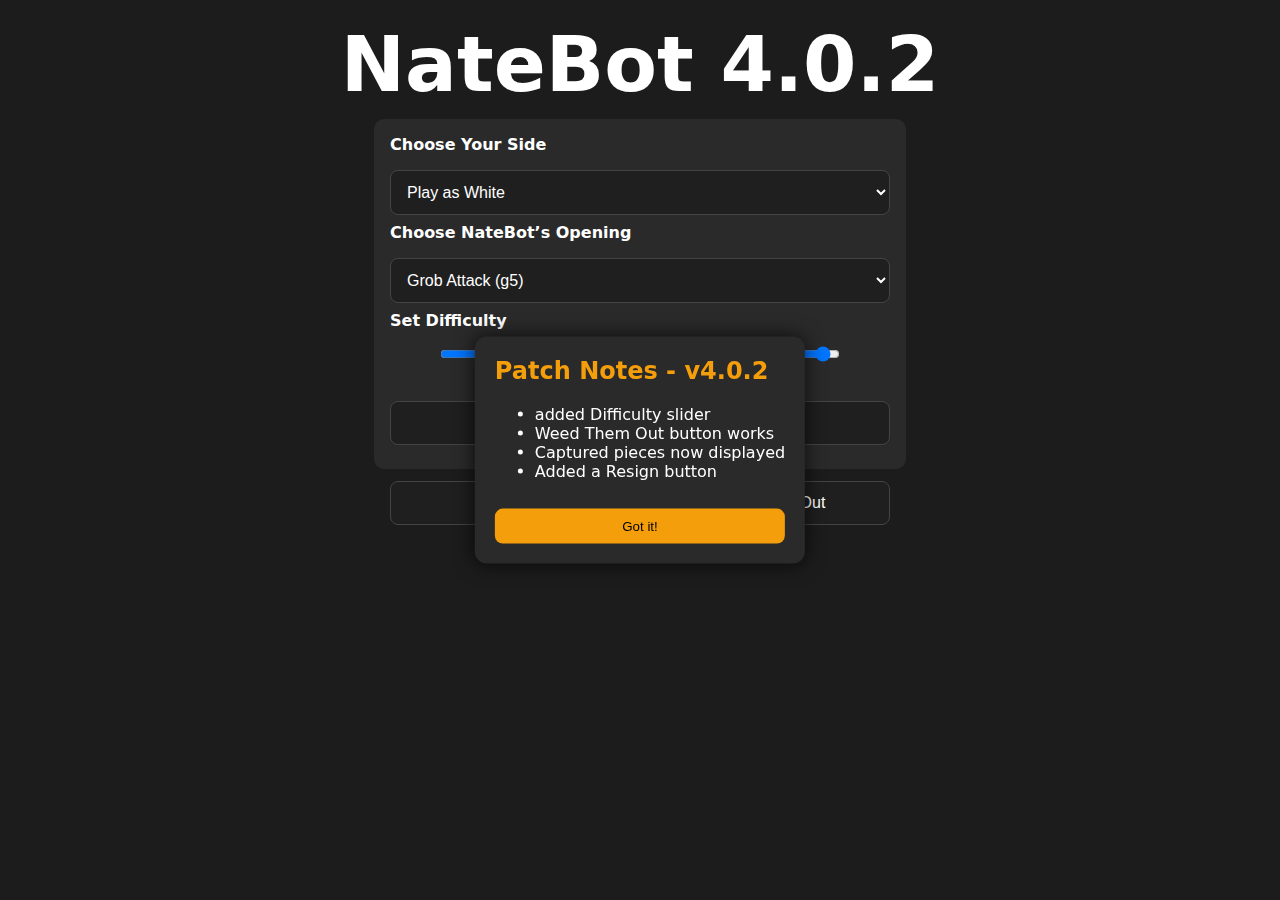
<file: index.html>
<!DOCTYPE html>
<html lang="en">
<head>
  <meta charset="UTF-8" />
  <meta name="viewport" content="width=device-width, initial-scale=1.0"/>
  <title>NateBot 4.0.2</title>
  <link rel="stylesheet" href="css/chessboard.css">
  <script src="js/jquery-3.4.1.min.js"></script>
  <script src="js/chessboard.js"></script>
  <script src="js/chess-0.10.2.min.js"></script>
  <script src="js/stockfish.js"></script>
  <style>
    body { background:#1c1c1c; color:#fff; font-family:system-ui,-apple-system,Segoe UI,Roboto,Arial,sans-serif;
           display:flex; flex-direction:column; align-items:center; padding:12px; overflow-x:hidden }
    h1 { margin:0 0 10px; font-size:6vw; text-align:center }
    #menu { background:#2a2a2a; padding:16px; border-radius:10px; width:100%; max-width:500px }
    #menu h2 { margin:0 0 8px; font-size:1rem }
    #menu select, #menu button { width:100%; padding:12px; margin:8px 0; font-size:1rem; border-radius:8px;
                                 border:1px solid #444; background:#1f1f1f; color:#fff }
    #menu input[type=range] { margin:8px 0 }
    .slider-container { display:flex; justify-content:center; align-items:center; width:100% }
    #eloSlider { width:90%; max-width:400px }
    #eloValue { text-align:center; font-weight:bold; margin-top:-4px; margin-bottom:8px }
    #gameArea { display:flex; flex-direction:row; gap:16px; margin-top:18px; width:100%; justify-content:center; flex-wrap:wrap }
    #board { width:90vw; max-width:480px; margin:auto }
    .captured { display:flex; justify-content:center; gap:4px; flex-wrap:wrap; margin:6px 0; min-height:24px }
    .captured img { width:20px; height:20px }
    #controls { display:none; margin-top:12px; width:100%; max-width:500px; display:flex; gap:8px }
    #controls button { flex:1; padding:12px; font-size:1rem; border-radius:8px; border:1px solid #444; background:#1f1f1f; color:#fff }
    #moveList { flex:1; min-width:200px; max-width:300px; max-height:400px; overflow-y:auto; background:#2a2a2a;
                padding:10px; border-radius:8px; font-size:0.9rem }
    #moveList h3 { margin-top:0; font-size:1rem; text-align:center }
    table { width:100%; border-collapse:collapse }
    th, td { text-align:center; padding:4px; border-bottom:1px solid #444 }
    .highlight { box-shadow: inset 0 0 0 3px red !important }
    #status { margin-top:12px; font-size:1.1rem; font-weight:bold; color:#f59e0b; display:none; text-align:center }
    #newGameBtn { margin-top:12px; padding:12px; font-size:1rem; border-radius:8px; border:1px solid #444; background:#f59e0b; color:#000;
                  display:none; cursor:pointer; width:100%; max-width:500px }
    .emoji { position:fixed; font-size:2rem; pointer-events:none; animation: fall 3s linear forwards }
    @keyframes fall { from { transform: translateY(-50px) rotate(0deg); opacity:1 } to { transform: translateY(100vh) rotate(720deg); opacity:0 } }
    @media (max-width:600px) {
      #gameArea { flex-direction:column; align-items:center }
      #moveList { width:90%; max-width:95vw; margin-top:12px }
      #controls { order:-1; margin-bottom:12px }
      h1 { font-size:7vw }
    }
    /* Popup */
    #patchNotes {
      position:fixed; top:50%; left:50%; transform:translate(-50%,-50%);
      background:#2a2a2a; padding:20px; border-radius:12px; max-width:400px;
      box-shadow:0 0 20px rgba(0,0,0,0.7); z-index:9999; display:none
    }
    #patchNotes h2 { margin-top:0; color:#f59e0b }
    #patchNotes button { margin-top:12px; padding:10px; width:100%; border:none; border-radius:8px; background:#f59e0b; color:#000; cursor:pointer }
  </style>
</head>
<body>
  <h1>NateBot 4.0.2</h1>

  <div id="menu">
    <h2>Choose Your Side</h2>
    <select id="colorSelect">
      <option value="white">Play as White</option>
      <option value="black">Play as Black</option>
    </select>

    <h2>Choose NateBot’s Opening</h2>
    <select id="openingSelect"></select>

    <h2>Set Difficulty</h2>
    <div class="slider-container">
      <input type="range" id="eloSlider" min="250" max="2400" step="100" value="2400">
    </div>
    <div id="eloValue">Elo: 2400</div>

    <button id="startBtn">Start Game</button>
  </div>

  <div id="gameArea" style="display:none;">
    <div>
      <div class="captured" id="capturedWhite"></div>
      <div id="board"></div>
      <div class="captured" id="capturedBlack"></div>
      <div id="status"></div>
      <button id="newGameBtn">Start New Game</button>
    </div>
    <div id="moveList">
      <h3>Moves</h3>
      <table id="movesTable">
        <thead><tr><th>#</th><th>White</th><th>Black</th></tr></thead>
        <tbody></tbody>
      </table>
    </div>
  </div>

  <div id="controls">
    <button id="resignBtn">Resign</button>
    <button id="weedBtn">Weed Them Out</button>
  </div>

  <audio id="weedSound" src="sounds/weed.m4a" preload="auto"></audio>

  <!-- Patch Notes Popup -->
  <div id="patchNotes">
    <h2>Patch Notes - v4.0.2</h2>
    <ul>
      <li>added Difficulty slider </li>
      <li>Weed Them Out button works</li>
      <li>Captured pieces now displayed</li>
      <li>Added a Resign button</li>
    </ul>
    <button id="closePatchNotes">Got it!</button>
  </div>

  <script>
    let board, game, stockfish;
    let playerColor = "white";
    let aiColor = "black";
    let openingPlayed = false;
    let selectedOpening = "bird";
    let selectedSquare = null;
    let aiElo = 2400;
    let capturedWhite = [];
    let capturedBlack = [];

    function pieceTheme(piece) {
      if (piece === "wK" && aiColor === "white") return "pieces/wKn.png";
      if (piece === "bK" && aiColor === "black") return "pieces/bKn.png";
      return "pieces/" + piece + ".png";
    }

    const openings = {
      white: [
        { value:"bird", text:"Bird’s Opening (f4)" },
        { value:"bongcloud", text:"Bongcloud (e4)" },
        { value:"monkey", text:"Monkey’s Bum (e4)" }
      ],
      black: [
        { value:"grob", text:"Grob Attack (g5)" },
        { value:"bongcloud", text:"Bongcloud (e5)" },
        { value:"monkey", text:"Monkey’s Bum (e5)" }
      ]
    };

    function populateOpenings() {
      const sel = document.getElementById("openingSelect");
      sel.innerHTML = "";
      openings[aiColor].forEach(o => {
        const opt = document.createElement("option");
        opt.value = o.value;
        opt.textContent = o.text;
        sel.appendChild(opt);
      });
      selectedOpening = sel.value;
    }

    function depthFromSlider(v) {
      return Math.max(1, Math.round((v - 250) / (2400 - 250) * 20));
    }

    function initStockfish() {
      stockfish = new Worker("js/stockfish.js");
      stockfish.postMessage("uci");
      stockfish.postMessage("isready");
      stockfish.onmessage = function(e) {
        const line = e.data || "";
        if (line.startsWith("bestmove")) {
          const parts = line.split(" ");
          const mv = parts[1];
          if (mv && mv !== "(none)") {
            applyMove({ from: mv.slice(0,2), to: mv.slice(2,4), promotion:"q" });
          }
        }
      };
    }

    function engineMove() {
      if (game.game_over()) return;
      if ((aiColor === "white" && game.turn() !== "w") || (aiColor === "black" && game.turn() !== "b")) return;
      const depth = depthFromSlider(aiElo);
      stockfish.postMessage("position fen " + game.fen());
      stockfish.postMessage("go depth " + depth);
    }

    function playOpeningOnce() {
      if (openingPlayed) return;
      const map = {
        bird:   { white:"f2f4" },
        grob:   { black:"g7g5" },
        bongcloud: { white:"e2e3", black:"e7e6" },
        monkey:    { white:"e2e4", black:"e7e5" }
      };
      const m = (map[selectedOpening] || {})[aiColor];
      if (m) applyMove({ from:m.slice(0,2), to:m.slice(2,4), promotion:"q" });
      openingPlayed = true;
      setTimeout(engineMove, 250);
    }

    function applyMove(moveObj) {
      const move = game.move(moveObj);
      if (!move) return;
      if (move.captured) {
        const capturedColor = move.color === "w" ? "b" : "w";
        const img = `<img src="pieces/${capturedColor}${move.captured.toUpperCase()}.png">`;
        if (capturedColor === "w") {
          capturedWhite.push(img);
          document.getElementById("capturedWhite").innerHTML = capturedWhite.join("");
        } else {
          capturedBlack.push(img);
          document.getElementById("capturedBlack").innerHTML = capturedBlack.join("");
        }
      }
      board.position(game.fen());
      updateMoveList();
      checkGameOver();
    }

    function clearHighlights() {
      document.querySelectorAll("#board .square-55d63").forEach(el => el.classList.remove("highlight"));
    }

    function highlightSquare(square) {
      clearHighlights();
      const el = document.querySelector(".square-" + square);
      if (el) el.classList.add("highlight");
    }

    function onBoardClick(e) {
      const squareEl = e.target.closest(".square-55d63");
      if (!squareEl) return;
      const sqClass = Array.from(squareEl.classList).find(c => /^square-[a-h][1-8]$/.test(c));
      if (!sqClass) return;
      const square = sqClass.slice(7);
      handleSquareClick(square);
    }

    function handleSquareClick(square) {
      if (game.game_over()) return;
      const turn = game.turn();
      if ((playerColor === "white" && turn !== "w") || (playerColor === "black" && turn !== "b")) return;
      if (!selectedSquare) {
        const piece = game.get(square);
        if (!piece) return;
        if ((playerColor === "white" && piece.color !== "w") || (playerColor === "black" && piece.color !== "b")) return;
        selectedSquare = square;
        highlightSquare(square);
        return;
      }
      const move = { from:selectedSquare, to:square, promotion:"q" };
      selectedSquare = null;
      clearHighlights();
      if (game.move(move)) {
        game.undo();
        applyMove(move);
        if (!openingPlayed && aiColor === "black") setTimeout(playOpeningOnce, 250);
        else setTimeout(engineMove, 250);
      }
    }

    function buildBoard() {
      board = ChessBoard("board", {
        orientation: playerColor,
        position: "start",
        draggable: false,
        pieceTheme: pieceTheme
      });
      const boardEl = document.getElementById("board");
      if (!boardEl._clickBound) {
        boardEl.addEventListener("click", onBoardClick);
        boardEl._clickBound = true;
      }
    }

    function updateMoveList() {
      const history = game.history();
      const tbody = document.querySelector("#movesTable tbody");
      tbody.innerHTML = "";
      for (let i = 0; i < history.length; i += 2) {
        const moveNum = (i/2)+1;
        const white = history[i] || "";
        const black = history[i+1] || "";
        const row = `<tr><td>${moveNum}</td><td>${white}</td><td>${black}</td></tr>`;
        tbody.innerHTML += row;
      }
    }

    function checkGameOver() {
      if (game.in_checkmate()) {
        if (game.turn() === "w") {
          showStatus("NateBot Wins by Checkmate!");
          launchEmojiStorm("🤰");
        } else {
          showStatus("You Win by Checkmate!");
        }
        document.getElementById("newGameBtn").style.display = "block";
      }
    }

    function showStatus(msg) {
      const statusDiv = document.getElementById("status");
      statusDiv.textContent = msg;
      statusDiv.style.display = "block";
    }

    function launchEmojiStorm(emoji) {
      for (let i = 0; i < 60; i++) {
        const span = document.createElement("span");
        span.className = "emoji";
        span.textContent = emoji;
        span.style.left = Math.random() * 100 + "vw";
        span.style.top = "-50px";
        span.style.animationDuration = (2 + Math.random() * 2) + "s";
        document.body.appendChild(span);
        setTimeout(() => span.remove(), 4000);
      }
    }

    function resetGame() {
      if (stockfish) { try { stockfish.terminate(); } catch(e) {} stockfish = null; }
      document.getElementById("menu").style.display = "block";
      document.getElementById("gameArea").style.display = "none";
      document.getElementById("controls").style.display = "none";
      document.getElementById("status").style.display = "none";
      document.getElementById("newGameBtn").style.display = "none";
      document.querySelector("#movesTable tbody").innerHTML = "";
      document.getElementById("capturedWhite").innerHTML = "";
      document.getElementById("capturedBlack").innerHTML = "";
      capturedWhite = [];
      capturedBlack = [];
      selectedSquare = null;
    }

    document.getElementById("newGameBtn").addEventListener("click", resetGame);
    document.getElementById("resignBtn").addEventListener("click", resetGame);

    document.getElementById("colorSelect").addEventListener("change", function() {
      playerColor = this.value;
      aiColor = playerColor === "white" ? "black" : "white";
      populateOpenings();
    });

    document.getElementById("openingSelect").addEventListener("change", function() {
      selectedOpening = this.value;
    });

    document.getElementById("eloSlider").addEventListener("input", function() {
      let val = parseInt(this.value);
      if (val > 2400) val = 2400;
      aiElo = val;
      document.getElementById("eloValue").textContent = "Elo: " + aiElo;
    });

    document.getElementById("startBtn").addEventListener("click", function() {
      playerColor = document.getElementById("colorSelect").value;
      aiColor = playerColor === "white" ? "black" : "white";
      selectedOpening = document.getElementById("openingSelect").value;
      aiElo = parseInt(document.getElementById("eloSlider").value);

      document.getElementById("menu").style.display = "none";
      document.getElementById("gameArea").style.display = "flex";
      document.getElementById("controls").style.display = "flex";
      document.getElementById("status").style.display = "none";
      document.getElementById("newGameBtn").style.display = "none";

      openingPlayed = false;
      selectedSquare = null;
      game = new Chess();
      capturedWhite = [];
      capturedBlack = [];
      buildBoard();
      updateMoveList();

      initStockfish();
      if (aiColor === "white") setTimeout(playOpeningOnce, 400);
    });

    document.getElementById("weedBtn").addEventListener("click", function() {
      if (game.game_over()) return;
      const legal = game.moves({ verbose:true });
      if (!legal.length) return;
      const audio = document.getElementById("weedSound");
      if (audio) { audio.currentTime = 0; audio.play(); }
      const mv = legal[legal.length - 1];
      highlightSquare(mv.from);
      setTimeout(() => highlightSquare(mv.to), 500);
    });

    // Patch Notes popup logic
    window.addEventListener("load", () => {
      if (!localStorage.getItem("natebot402_seen")) {
        document.getElementById("patchNotes").style.display = "block";
      }
    });
    document.getElementById("closePatchNotes").addEventListener("click", () => {
      document.getElementById("patchNotes").style.display = "none";
      localStorage.setItem("natebot402_seen", "true");
    });

    populateOpenings();
  </script>
</body>
</html>
</file>
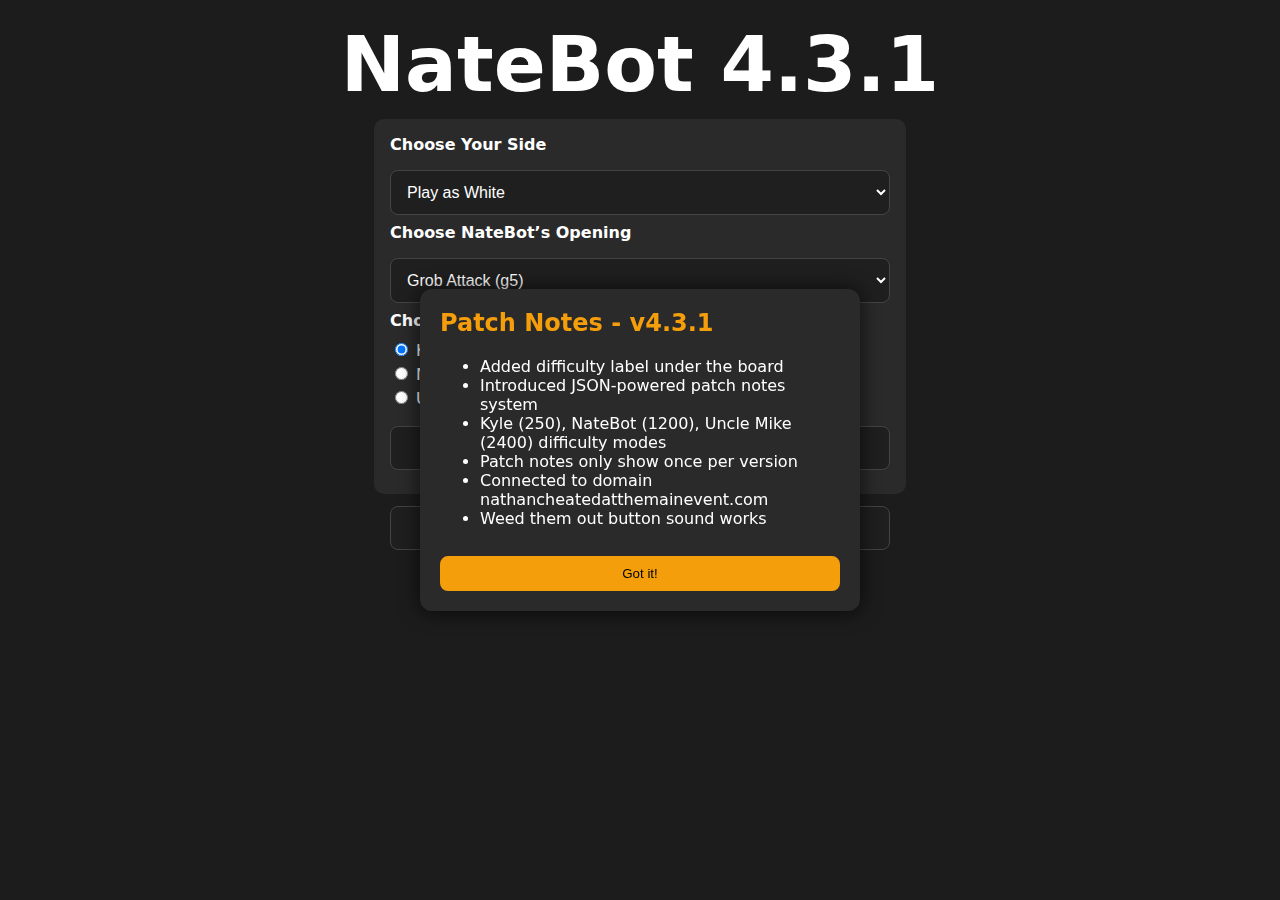
<file: 4.3index.html>
<!DOCTYPE html>
<html lang="en">
<head>
  <meta charset="UTF-8" />
  <meta name="viewport" content="width=device-width, initial-scale=1.0"/>
  <title>NateBot</title>
  <meta name="description" content="Play NateBot, the chess Bot that proves Nathan cheated at the Main Event by adding 2 minutes to his clock when he should not have.">
  <link rel="stylesheet" href="css/chessboard.css">
  <script src="js/jquery-3.4.1.min.js"></script>
  <script src="js/chessboard.js"></script>
  <script src="js/chess-0.10.2.min.js"></script>
  <script src="js/stockfish.js"></script>
  <style>
    body { background:#1c1c1c; color:#fff; font-family:system-ui,-apple-system,Segoe UI,Roboto,Arial,sans-serif; display:flex; flex-direction:column; align-items:center; padding:12px; overflow-x:hidden }
    h1 { margin:0 0 10px; font-size:6vw; text-align:center }
    #menu { background:#2a2a2a; padding:16px; border-radius:10px; width:100%; max-width:500px }
    #menu h2 { margin:0 0 8px; font-size:1rem }
    #menu select, #menu button { width:100%; padding:12px; margin:8px 0; font-size:1rem; border-radius:8px; border:1px solid #444; background:#1f1f1f; color:#fff }
    #difficultySelect { margin:10px 0; text-align:left }
    #difficultySelect label { display:block; margin:4px 0 }
    #gameArea { display:flex; flex-direction:row; gap:16px; margin-top:18px; width:100%; justify-content:center; flex-wrap:wrap }
    #board { width:90vw; max-width:480px; margin:auto }
    .captured { display:flex; justify-content:center; gap:4px; flex-wrap:wrap; margin:6px 0; min-height:24px }
    .captured img { width:20px; height:20px }
    #controls { display:none; margin-top:12px; width:100%; max-width:500px; display:flex; gap:8px }
    #controls button { flex:1; padding:12px; font-size:1rem; border-radius:8px; border:1px solid #444; background:#1f1f1f; color:#fff }
    #moveList { flex:1; min-width:200px; max-width:300px; max-height:400px; overflow-y:auto; background:#2a2a2a; padding:10px; border-radius:8px; font-size:0.9rem }
    #moveList h3 { margin-top:0; font-size:1rem; text-align:center }
    table { width:100%; border-collapse:collapse }
    th, td { text-align:center; padding:4px; border-bottom:1px solid #444 }
    .highlight { box-shadow: inset 0 0 0 3px red !important }
    #status { margin-top:12px; font-size:1.1rem; font-weight:bold; color:#f59e0b; display:none; text-align:center }
    #newGameBtn { margin-top:12px; padding:12px; font-size:1rem; border-radius:8px; border:1px solid #444; background:#f59e0b; color:#000; display:none; cursor:pointer; width:100%; max-width:500px }
    #difficultyLabel { margin-top:8px; font-size:1rem; font-weight:bold; color:#0ea5e9; text-align:center }
    #patchNotes { position:fixed; top:50%; left:50%; transform:translate(-50%,-50%); background:#2a2a2a; padding:20px; border-radius:12px; max-width:400px; box-shadow:0 0 20px rgba(0,0,0,0.7); z-index:9999; display:none }
    #patchNotes h2 { margin-top:0; color:#f59e0b }
    #patchNotes button { margin-top:12px; padding:10px; width:100%; border:none; border-radius:8px; background:#f59e0b; color:#000; cursor:pointer }
    @media (max-width:600px) { #gameArea { flex-direction:column; align-items:center } #moveList { width:90%; max-width:95vw; margin-top:12px } #controls { order:-1; margin-bottom:12px } h1 { font-size:7vw } }
  </style>
</head>
<body>
  <h1>NateBot 4.3.1</h1>

  <div id="menu">
    <h2>Choose Your Side</h2>
    <select id="colorSelect">
      <option value="white">Play as White</option>
      <option value="black">Play as Black</option>
    </select>

    <h2>Choose NateBot’s Opening</h2>
    <select id="openingSelect"></select>

    <h2>Choose Difficulty</h2>
    <div id="difficultySelect">
      <label><input type="radio" name="difficulty" value="kyle" checked> Kyle</label>
      <label><input type="radio" name="difficulty" value="nate"> NateBot</label>
      <label><input type="radio" name="difficulty" value="uncle"> Uncle Mike</label>
    </div>

    <button id="startBtn">Start Game</button>
  </div>

  <div id="gameArea" style="display:none;">
    <div>
      <div class="captured" id="capturedWhite"></div>
      <div id="board"></div>
      <div class="captured" id="capturedBlack"></div>
      <div id="status"></div>
      <div id="difficultyLabel"></div>
      <button id="newGameBtn">Start New Game</button>
    </div>
    <div id="moveList">
      <h3>Moves</h3>
      <table id="movesTable">
        <thead><tr><th>#</th><th>White</th><th>Black</th></tr></thead>
        <tbody></tbody>
      </table>
    </div>
  </div>

  <div id="controls">
    <button id="resignBtn">Resign</button>
    <button id="weedBtn">Weed Them Out</button>
  </div>

  <audio id="weedSound" src="sounds/weed.m4a" preload="auto"></audio>

  <div id="patchNotes">
    <h2>Patch Notes</h2>
    <ul id="patchNotesList"></ul>
    <button id="closePatchNotes">Got it!</button>
  </div>

  <script>
    let board, game, stockfish
    let playerColor = "white"
    let aiColor = "black"
    let openingPlayed = false
    let selectedOpening = "bird"
    let selectedSquare = null
    let difficulty = "kyle"
    let capturedWhite = []
    let capturedBlack = []

    function pieceTheme(piece) {
      if (piece === "wK" && aiColor === "white") return "pieces/wKn.png"
      if (piece === "bK" && aiColor === "black") return "pieces/bKn.png"
      return "pieces/" + piece + ".png"
    }

    const openings = {
      white: [
        { value:"bird", text:"Bird’s Opening (f4)" },
        { value:"bongcloud", text:"Bongcloud (e4)" },
        { value:"monkey", text:"Monkey’s Bum (e4)" }
      ],
      black: [
        { value:"grob", text:"Grob Attack (g5)" },
        { value:"bongcloud", text:"Bongcloud (e5)" },
        { value:"monkey", text:"Monkey’s Bum (e5)" }
      ]
    }

    function populateOpenings() {
      const sel = document.getElementById("openingSelect")
      sel.innerHTML = ""
      openings[aiColor].forEach(o => {
        const opt = document.createElement("option")
        opt.value = o.value
        opt.textContent = o.text
        sel.appendChild(opt)
      })
      selectedOpening = sel.value
    }

    function initStockfish() {
      stockfish = new Worker("js/stockfish.js")
      stockfish.postMessage("uci")
      stockfish.postMessage("isready")
      stockfish.onmessage = function(e) {
        const line = e.data || ""
        if (line.startsWith("bestmove")) {
          const parts = line.split(" ")
          const mv = parts[1]
          if (mv && mv !== "(none)") {
            applyMove({ from: mv.slice(0,2), to: mv.slice(2,4), promotion:"q" })
          }
        }
      }
    }

    function engineMove() {
      if (game.game_over()) return
      if ((aiColor === "white" && game.turn() !== "w") || (aiColor === "black" && game.turn() !== "b")) return
      if (difficulty === "kyle") {
        const moves = game.moves({ verbose:true })
        if (!moves.length) return
        const mv = moves[moves.length - 1]
        applyMove({ from: mv.from, to: mv.to, promotion:"q" })
        return
      }
      if (difficulty === "nate") {
        stockfish.postMessage("position fen " + game.fen())
        stockfish.postMessage("go depth 5")
        return
      }
      if (difficulty === "uncle") {
        stockfish.postMessage("position fen " + game.fen())
        stockfish.postMessage("go depth 20")
        return
      }
    }

    function playOpeningOnce() {
      if (openingPlayed) return
      const map = {
        bird:   { white:"f2f4" },
        grob:   { black:"g7g5" },
        bongcloud: { white:"e2e3", black:"e7e6" },
        monkey:    { white:"e2e4", black:"e7e5" }
      }
      const m = (map[selectedOpening] || {})[aiColor]
      if (m) applyMove({ from:m.slice(0,2), to:m.slice(2,4), promotion:"q" })
      openingPlayed = true
      setTimeout(engineMove, 250)
    }

    function applyMove(moveObj) {
      const move = game.move(moveObj)
      if (!move) return
      if (move.captured) {
        const capturedColor = move.color === "w" ? "b" : "w"
        const img = `<img src="pieces/${capturedColor}${move.captured.toUpperCase()}.png">`
        if (capturedColor === "w") {
          capturedWhite.push(img)
          document.getElementById("capturedWhite").innerHTML = capturedWhite.join("")
        } else {
          capturedBlack.push(img)
          document.getElementById("capturedBlack").innerHTML = capturedBlack.join("")
        }
      }
      board.position(game.fen())
      updateMoveList()
      checkGameOver()
    }

    function clearHighlights() {
      document.querySelectorAll("#board .square-55d63").forEach(el => el.classList.remove("highlight"))
    }

    function highlightSquare(square) {
      clearHighlights()
      const el = document.querySelector(".square-" + square)
      if (el) el.classList.add("highlight")
    }

    function onBoardClick(e) {
      const squareEl = e.target.closest(".square-55d63")
      if (!squareEl) return
      const sqClass = Array.from(squareEl.classList).find(c => /^square-[a-h][1-8]$/.test(c))
      if (!sqClass) return
      const square = sqClass.slice(7)
      handleSquareClick(square)
    }

    function handleSquareClick(square) {
      if (game.game_over()) return
      const turn = game.turn()
      if ((playerColor === "white" && turn !== "w") || (playerColor === "black" && turn !== "b")) return
      if (!selectedSquare) {
        const piece = game.get(square)
        if (!piece) return
        if ((playerColor === "white" && piece.color !== "w") || (playerColor === "black" && piece.color !== "b")) return
        selectedSquare = square
        highlightSquare(square)
        return
      }
      const move = { from:selectedSquare, to:square, promotion:"q" }
      selectedSquare = null
      clearHighlights()
      if (game.move(move)) {
        game.undo()
        applyMove(move)
        if (!openingPlayed && aiColor === "black") setTimeout(playOpeningOnce, 250)
        else setTimeout(engineMove, 250)
      }
    }

    function buildBoard() {
      board = ChessBoard("board", {
        orientation: playerColor,
        position: "start",
        draggable: false,
        pieceTheme: pieceTheme
      })
      const boardEl = document.getElementById("board")
      if (!boardEl._clickBound) {
        boardEl.addEventListener("click", onBoardClick)
        boardEl._clickBound = true
      }
    }

    function updateMoveList() {
      const history = game.history()
      const tbody = document.querySelector("#movesTable tbody")
      tbody.innerHTML = ""
      for (let i = 0; i < history.length; i += 2) {
        const moveNum = (i/2)+1
        const white = history[i] || ""
        const black = history[i+1] || ""
        const row = `<tr><td>${moveNum}</td><td>${white}</td><td>${black}</td></tr>`
        tbody.innerHTML += row
      }
    }

    function checkGameOver() {
      if (game.in_checkmate()) {
        if (game.turn() === "w") showStatus("NateBot Wins by Checkmate!")
        else showStatus("You Win by Checkmate!")
        document.getElementById("newGameBtn").style.display = "block"
      }
    }

    function showStatus(msg) {
      const statusDiv = document.getElementById("status")
      statusDiv.textContent = msg
      statusDiv.style.display = "block"
    }

    function resetGame() {
      if (stockfish) { try { stockfish.terminate() } catch(e) {} stockfish = null }
      document.getElementById("menu").style.display = "block"
      document.getElementById("gameArea").style.display = "none"
      document.getElementById("controls").style.display = "none"
      document.getElementById("status").style.display = "none"
      document.getElementById("newGameBtn").style.display = "none"
      document.querySelector("#movesTable tbody").innerHTML = ""
      document.getElementById("capturedWhite").innerHTML = ""
      document.getElementById("capturedBlack").innerHTML = ""
      capturedWhite = []
      capturedBlack = []
      selectedSquare = null
    }

    document.getElementById("newGameBtn").addEventListener("click", resetGame)
    document.getElementById("resignBtn").addEventListener("click", resetGame)

    document.getElementById("colorSelect").addEventListener("change", function() {
      playerColor = this.value
      aiColor = playerColor === "white" ? "black" : "white"
      populateOpenings()
    })

    document.getElementById("openingSelect").addEventListener("change", function() {
      selectedOpening = this.value
    })

    document.querySelectorAll("input[name=difficulty]").forEach(r => {
      r.addEventListener("change", function() {
        difficulty = this.value
      })
    })

    document.getElementById("startBtn").addEventListener("click", function() {
      playerColor = document.getElementById("colorSelect").value
      aiColor = playerColor === "white" ? "black" : "white"
      selectedOpening = document.getElementById("openingSelect").value

      document.getElementById("menu").style.display = "none"
      document.getElementById("gameArea").style.display = "flex"
      document.getElementById("controls").style.display = "flex"
      document.getElementById("status").style.display = "none"
      document.getElementById("newGameBtn").style.display = "none"

      document.getElementById("difficultyLabel").textContent = "Difficulty: " + (difficulty === "kyle" ? "Kyle" : difficulty === "nate" ? "NateBot" : "Uncle Mike")

      openingPlayed = false
      selectedSquare = null
      game = new Chess()
      capturedWhite = []
      capturedBlack = []
      buildBoard()
      updateMoveList()
      initStockfish()
      if (aiColor === "white") setTimeout(playOpeningOnce, 400)
    })

    document.getElementById("weedBtn").addEventListener("click", function() {
      if (game.game_over()) return
      const legal = game.moves({ verbose:true })
      if (!legal.length) return
      const audio = document.getElementById("weedSound")
      if (audio) { audio.currentTime = 0; audio.play() }
      const mv = legal[legal.length - 1]
      highlightSquare(mv.from)
      setTimeout(() => highlightSquare(mv.to), 500)
    })

    async function loadPatchNotes() {
      try {
        const res = await fetch("patchnotes.json?_=" + Date.now())
        const data = await res.json()
        const currentVersion = data.version
        const seen = localStorage.getItem("natebot_seen_version")
        if (seen !== currentVersion) {
          const listEl = document.getElementById("patchNotesList")
          listEl.innerHTML = ""
          data.notes.forEach(n => {
            const li = document.createElement("li")
            li.textContent = n
            listEl.appendChild(li)
          })
          document.querySelector("#patchNotes h2").textContent = "Patch Notes - v" + currentVersion
          document.getElementById("patchNotes").style.display = "block"
          document.getElementById("closePatchNotes").onclick = () => {
            document.getElementById("patchNotes").style.display = "none"
            localStorage.setItem("natebot_seen_version", currentVersion)
          }
        }
      } catch (err) {
        console.error("Failed to load patch notes:", err)
      }
    }

    window.addEventListener("load", loadPatchNotes)
    populateOpenings()
 
  function exportPGN() {
  const pgn = game.pgn({
    max_width: 80,
    newline_char: "\n"
  });

  const blob = new Blob([pgn], { type: "application/x-chess-pgn" });
  const url = URL.createObjectURL(blob);
  const a = document.createElement("a");
  a.href = url;
  a.download = "natebot_game.pgn";
  a.click();
  URL.revokeObjectURL(url);
}

function showGameOverOptions(resultText) {
  showStatus(resultText);
  document.getElementById("newGameBtn").style.display = "block";

  let exportBtn = document.getElementById("exportBtn");
  if (!exportBtn) {
    exportBtn = document.createElement("button");
    exportBtn.id = "exportBtn";
    exportBtn.textContent = "Download PGN";
    exportBtn.style.marginTop = "8px";
    exportBtn.style.padding = "12px";
    exportBtn.style.fontSize = "1rem";
    exportBtn.style.borderRadius = "8px";
    exportBtn.style.border = "1px solid #444";
    exportBtn.style.background = "#0ea5e9";
    exportBtn.style.color = "#000";
    exportBtn.style.cursor = "pointer";
    document.getElementById("status").appendChild(exportBtn);
    exportBtn.addEventListener("click", exportPGN);
  }
}

function checkGameOver() {
  if (game.in_checkmate()) {
    if (game.turn() === "w") {
      showGameOverOptions("NateBot Wins by Checkmate!");
    } else {
      showGameOverOptions("You Win by Checkmate!");
    }
  } else if (game.in_draw()) {
    showGameOverOptions("Draw!");
  }
}
  </script>
  
</body>
</html>
</file>
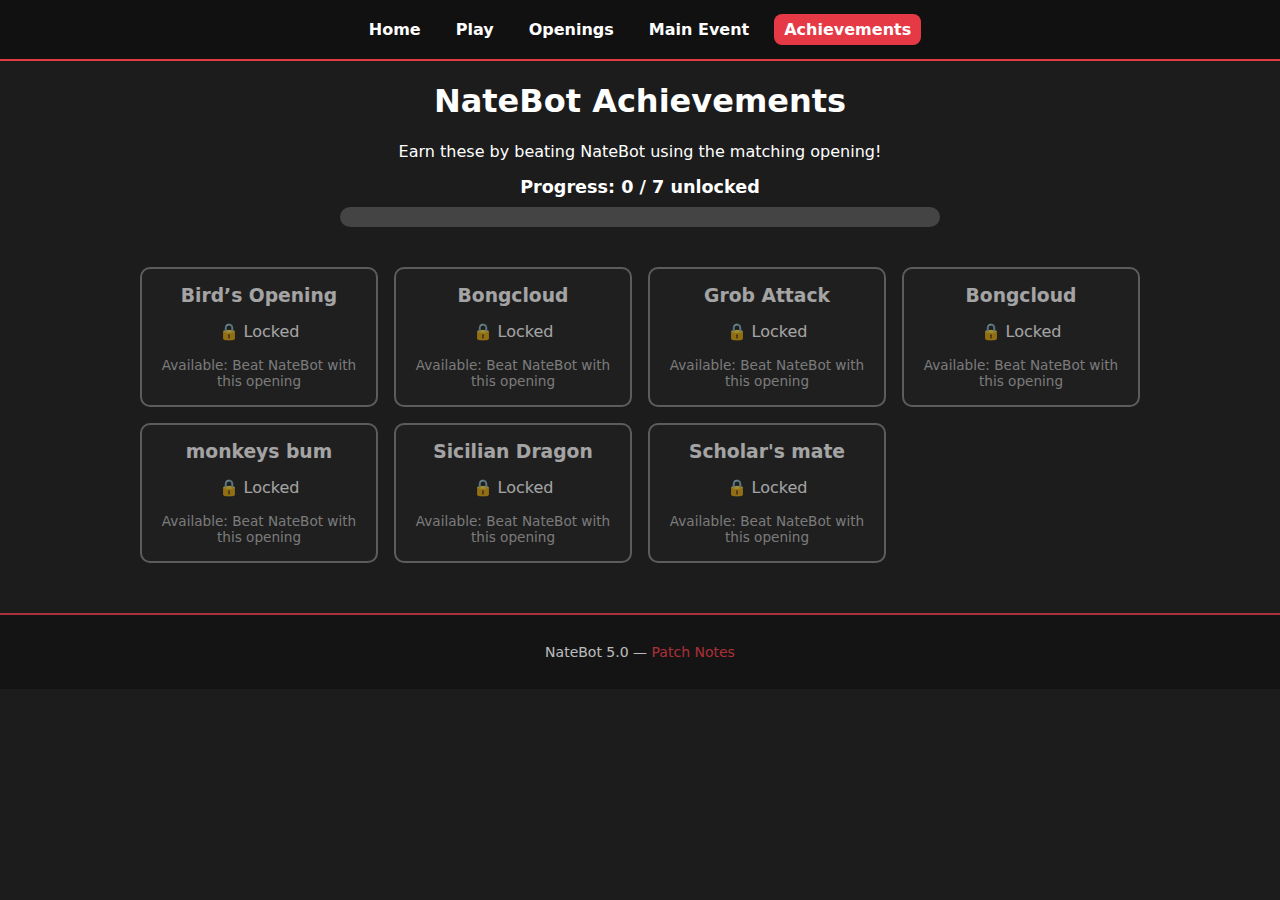
<file: achievements.html>
<!DOCTYPE html>
<html lang="en">
<head>
  <meta charset="UTF-8" />
  <meta name="viewport" content="width=device-width, initial-scale=1.0" />
  <title>NateBot 5.0 | Achievements</title>

  <link rel="stylesheet" href="css/style.css" />
  <script src="js/nav.js"></script>
  <script src="js/settings.js" defer></script>
  <script src="js/achievements.js" defer></script>
</head>
<body>

  
  <nav class="navbar">
    <ul>
      <li><a href="index.html">Home</a></li>
      <li><a href="game.html">Play</a></li>
      <li><a href="openings.html">Openings</a></li>
      <li><a href="mainevent.html">Main Event</a></li>
      <li><a href="achievements.html" class="active">Achievements</a></li>
    </ul>
  </nav>

<header class="achievements-header">
  <h1>NateBot Achievements</h1>
  <p>Earn these by beating NateBot using the matching opening!</p>
  <p id="progress" class="progress-counter"></p>
  <div class="progress-bar">
    <div id="progress-fill" class="progress-fill"></div>
  </div>
</header>

  <main id="achievements-list" class="achievements-container"></main>

  <script>
    async function loadAchievements() {
      const achievements = JSON.parse(localStorage.getItem("achievements")) || {};
      const container = document.getElementById("achievements-list");

    
      async function fetchJSON(path) {
        const res = await fetch(path, { cache: "no-store" });
        if (!res.ok) throw new Error("Missing " + path);
        return res.json();
      }

   
      const white = await fetchJSON("data/whiteOpenings.json");
      const black = await fetchJSON("data/blackOpenings.json");

    
      const allOpenings = [
        ...Object.values(white),
        ...Object.values(black)
      ];

      let unlockedCount = 0;
      allOpenings.forEach(op => {
        const unlocked = achievements[op.name];
        if (unlocked) unlockedCount++;

        const div = document.createElement("div");
        div.className = "achievement-card " + (unlocked ? "unlocked" : "locked");
        div.innerHTML = `
          <h3>${op.name}</h3>
          <p class="status">${unlocked ? "🏆 Unlocked" : "🔒 Locked"}</p>
          <small>Available: Beat NateBot with this opening</small>
        `;
        container.appendChild(div);
      });

      // update progress counter
      document.getElementById("progress").textContent =
        `Progress: ${unlockedCount} / ${allOpenings.length} unlocked`;
    }

    document.addEventListener("DOMContentLoaded", loadAchievements);
  </script>

  <style>
    .achievements-container {
      display: grid;
      grid-template-columns: repeat(auto-fit, minmax(220px, 1fr));
      gap: 16px;
      padding: 20px;
      max-width: 1000px;
      margin: 0 auto; /* centers grid */
    }
    .achievement-card {
      padding: 16px;
      border-radius: 10px;
      text-align: center;
      background: #222;
      color: #fff;
      border: 2px solid #555;
      transition: transform 0.2s;
    }
    .achievement-card h3 {
      margin: 0 0 8px;
    }
    .achievement-card small {
      display: block;
      margin-top: 6px;
      font-size: 0.85em;
      color: #bbb;
    }
    .achievement-card.unlocked {
      border-color: #4caf50;
      background: #2d3e2f;
    }
    .achievement-card.locked {
      border-color: #888;
      opacity: 0.6;
    }
    .achievement-card:hover {
      transform: scale(1.05);
    }
    .progress-counter {
      font-weight: bold;
      font-size: 1.1em;
      margin-top: 8px;
    }
  </style>

  <footer class="site-footer">
    <p>NateBot 5.0 &mdash; <a href="patchnotes.html">Patch Notes</a></p>
  </footer>

</body>
</html>
</file>
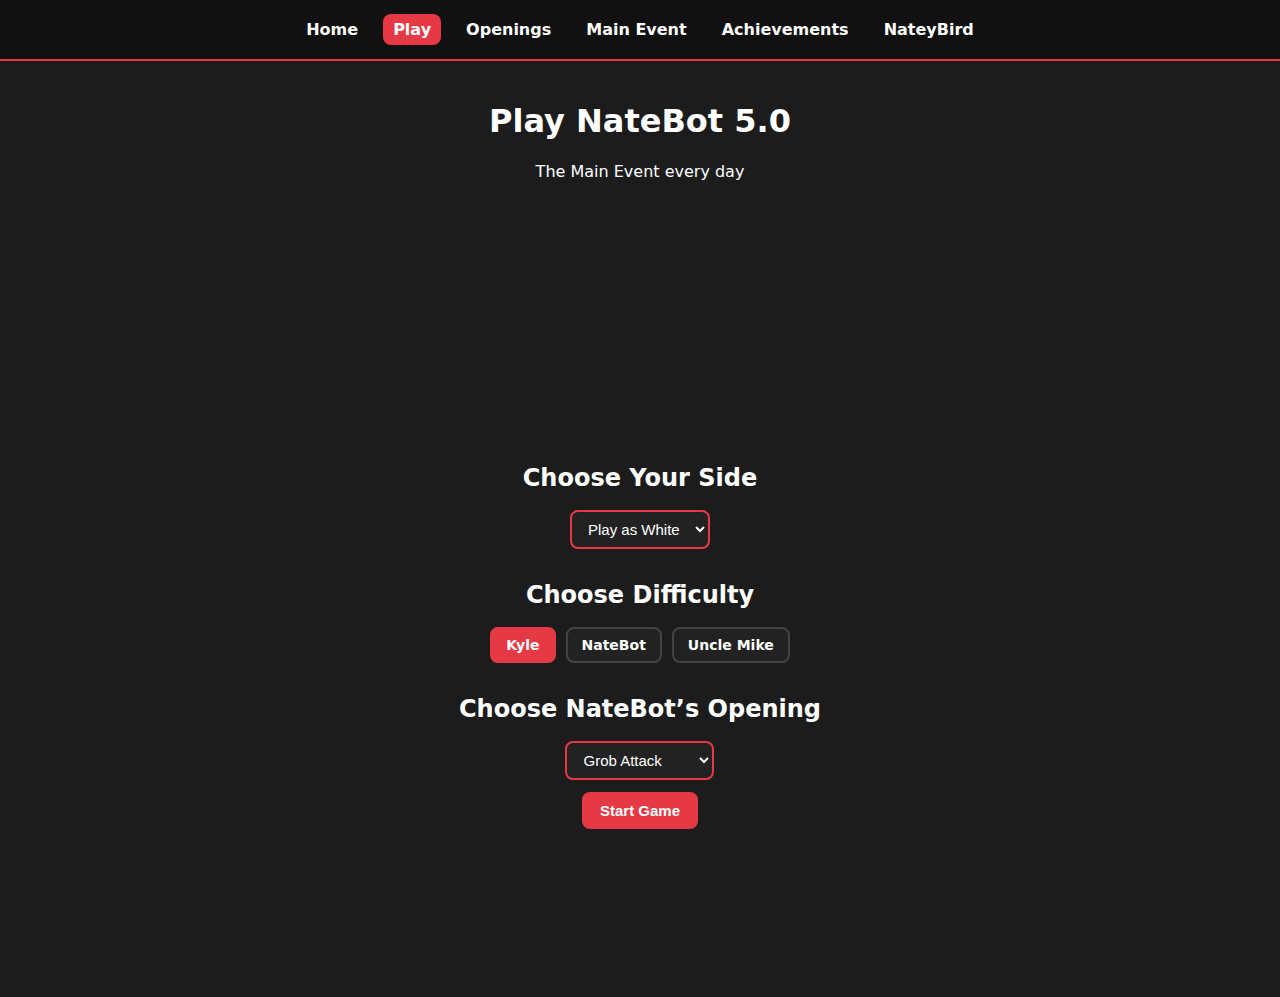
<file: game.html>
<!DOCTYPE html>
<html lang="en">
<head>
  <meta charset="UTF-8" />
  <meta name="viewport" content="width=device-width, initial-scale=1.0" />
  <title>NateBot 5.0 | Play</title>

  <link rel="stylesheet" href="css/chessboard.css" />
  <link rel="stylesheet" href="css/style.css" />
  <script src="js/nav.js"></script>
  <script src="js/jquery-3.4.1.min.js"></script>
  <script src="js/chess-0.10.2.min.js"></script>
  <script src="js/chessboard.js"></script>
  <script src="js/stockfish.js"></script>
  <script src="js/settings.js" defer></script>
  <script src="js/achievements.js"></script>
  <script src="js/natebot.js" defer></script>
</head>
<body>

  <nav class="navbar">
    <ul>
      <li><a href="index.html">Home</a></li>
      <li><a href="game.html" class="active">Play</a></li>
      <li><a href="openings.html">Openings</a></li>
      <li><a href="mainevent.html">Main Event</a></li>
      <li><a href="achievements.html">Achievements</a></li>
      <li><a href="nateybird.html">NateyBird</a></li>
    </ul>
  </nav>

  <header class="site-header">
    <h1>Play NateBot 5.0</h1>
    <p>The Main Event every day</p>
  </header>


  <main class="setup-screen" id="menu">
    <div class="play-container">
      <h2>Choose Your Side</h2>
      <select id="colorSelect">
        <option value="white">Play as White</option>
        <option value="black">Play as Black</option>
      </select>

      <h2>Choose Difficulty</h2>
      <div class="radio-group">
        <div class="radio-pill">
          <input type="radio" id="diff-kyle" name="difficulty" value="kyle" checked>
          <label for="diff-kyle">Kyle</label>
        </div>
        <div class="radio-pill">
          <input type="radio" id="diff-nate" name="difficulty" value="nate">
          <label for="diff-nate">NateBot</label>
        </div>
        <div class="radio-pill">
          <input type="radio" id="diff-uncle" name="difficulty" value="uncle">
          <label for="diff-uncle">Uncle Mike</label>
        </div>
      </div>

      <h2>Choose NateBot’s Opening</h2>
      <select id="openingSelect"></select>

      <button id="startBtn">Start Game</button>
    </div>
  </main>


  <div id="gameArea" class="play-container" style="display:none;">
    <div id="capturedAI" class="captured"></div>
    <div id="board"></div>
    <div id="capturedPlayer" class="captured"></div>

    <div id="status"></div>
    <div class="controls">
      <button id="weedBtn">Weed Them Out</button>
      <button id="resignBtn">Resign</button>
      <button id="exportBtn">Export PGN</button>
    </div>

    <div id="movelist" class="movelist"></div>
  </div>

  <audio id="weedSound" src="sounds/weed.m4a" preload="auto"></audio>
  
  </div>
</body>
</html>
</file>
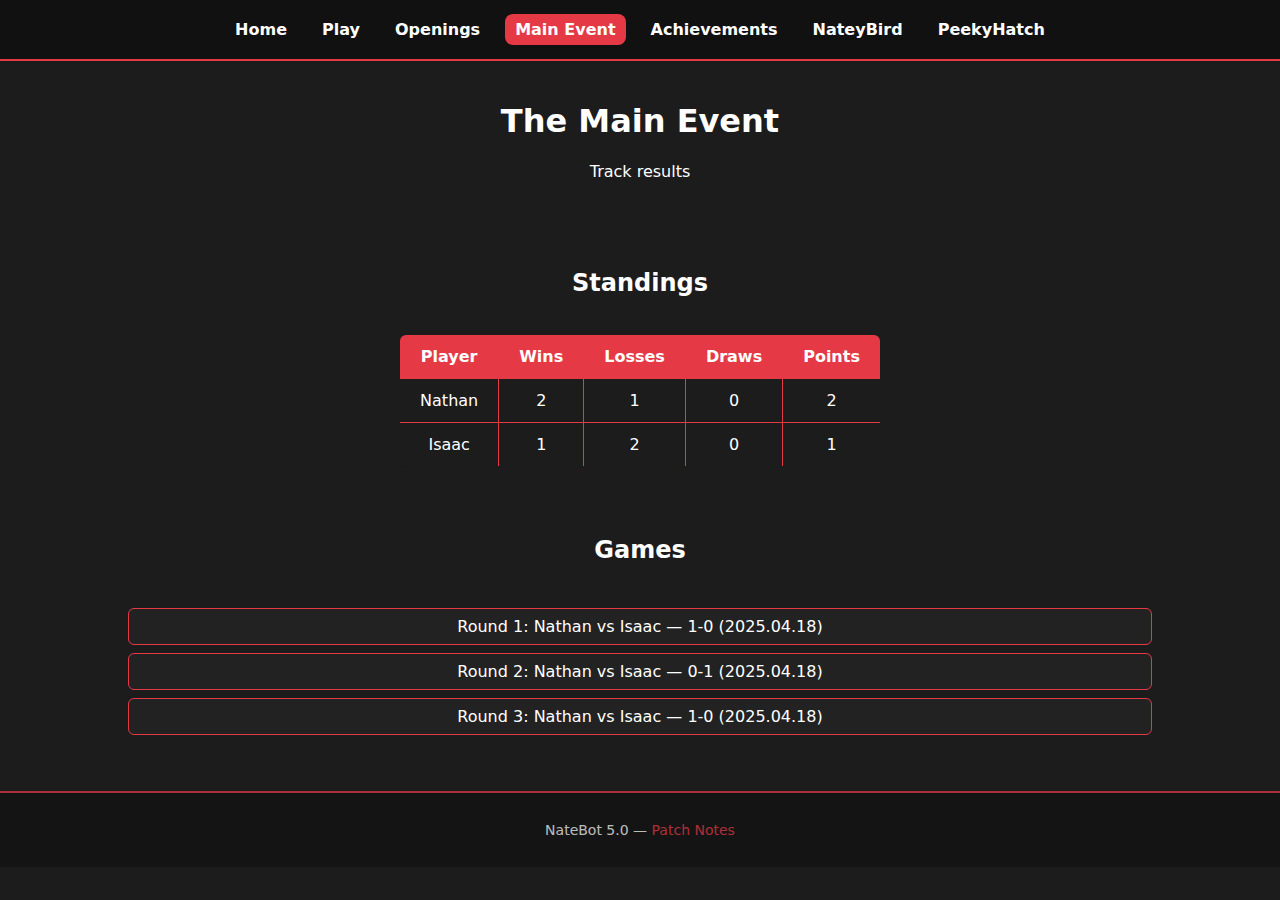
<file: mainevent.html>
<!DOCTYPE html>
<html lang="en">
<head>
  <meta charset="UTF-8" />
  <meta name="viewport" content="width=device-width, initial-scale=1.0" />
  <title>NateBot 5.0 | Main Event</title>

  <link rel="stylesheet" href="css/chessboard.css" />
  <link rel="stylesheet" href="css/style.css" />

  <script src="js/nav.js" defer></script>

  <script src="js/jquery-3.4.1.min.js"></script>
  <script src="js/chess-0.10.2.min.js"></script>
  <script src="js/chessboard.js"></script>

  <script src="js/settings.js" defer></script>
  <script src="js/mainevent.js" defer></script>
</head>
<body class="mainevent">


  <nav class="navbar">
    <button class="nav-toggle" aria-label="Toggle menu">☰</button>
    <ul>
      <li><a href="index.html">Home</a></li>
      <li><a href="game.html">Play</a></li>
      <li><a href="openings.html">Openings</a></li>
      <li><a href="mainevent.html" class="active">Main Event</a></li>
      <li><a href="achievements.html">Achievements</a></li>
      <li><a href="nateybird.html">NateyBird</a></li>
        <li><a href="peekyhatch.html">PeekyHatch</a></li>
    </ul>
  </nav>


  <header class="site-header">
    <h1>The Main Event</h1>
    <p>Track results</p>
  </header>


  <main>

    <section>
      <h2 class="standings-header">Standings</h2>
      <div class="standings-wrapper">
        <table class="standings-table" id="standingsTable"></table>
      </div>
    </section>


    <section>
      <h2 class="standings-header">Games</h2>
      <ul class="game-list" id="gameList"></ul>
    </section>
  </main>


  <div id="replayModal" class="replay-modal">
    <div class="replay-content">
      <h2 id="replayTitle">Game Replay</h2>
      <div id="replayBoard" class="replay-board"></div>
      <div class="replay-controls">
        <button id="prevMove">⏮ Back</button>
        <button id="nextMove">⏭ Next</button>
        <button id="closeReplay">✖ Close</button>
      </div>
    </div>
  </div>

  
  <footer class="site-footer">
    <p>NateBot 5.0 &mdash; <a href="patchnotes.html">Patch Notes</a></p>
  </footer>

</body>
</html>
</file>
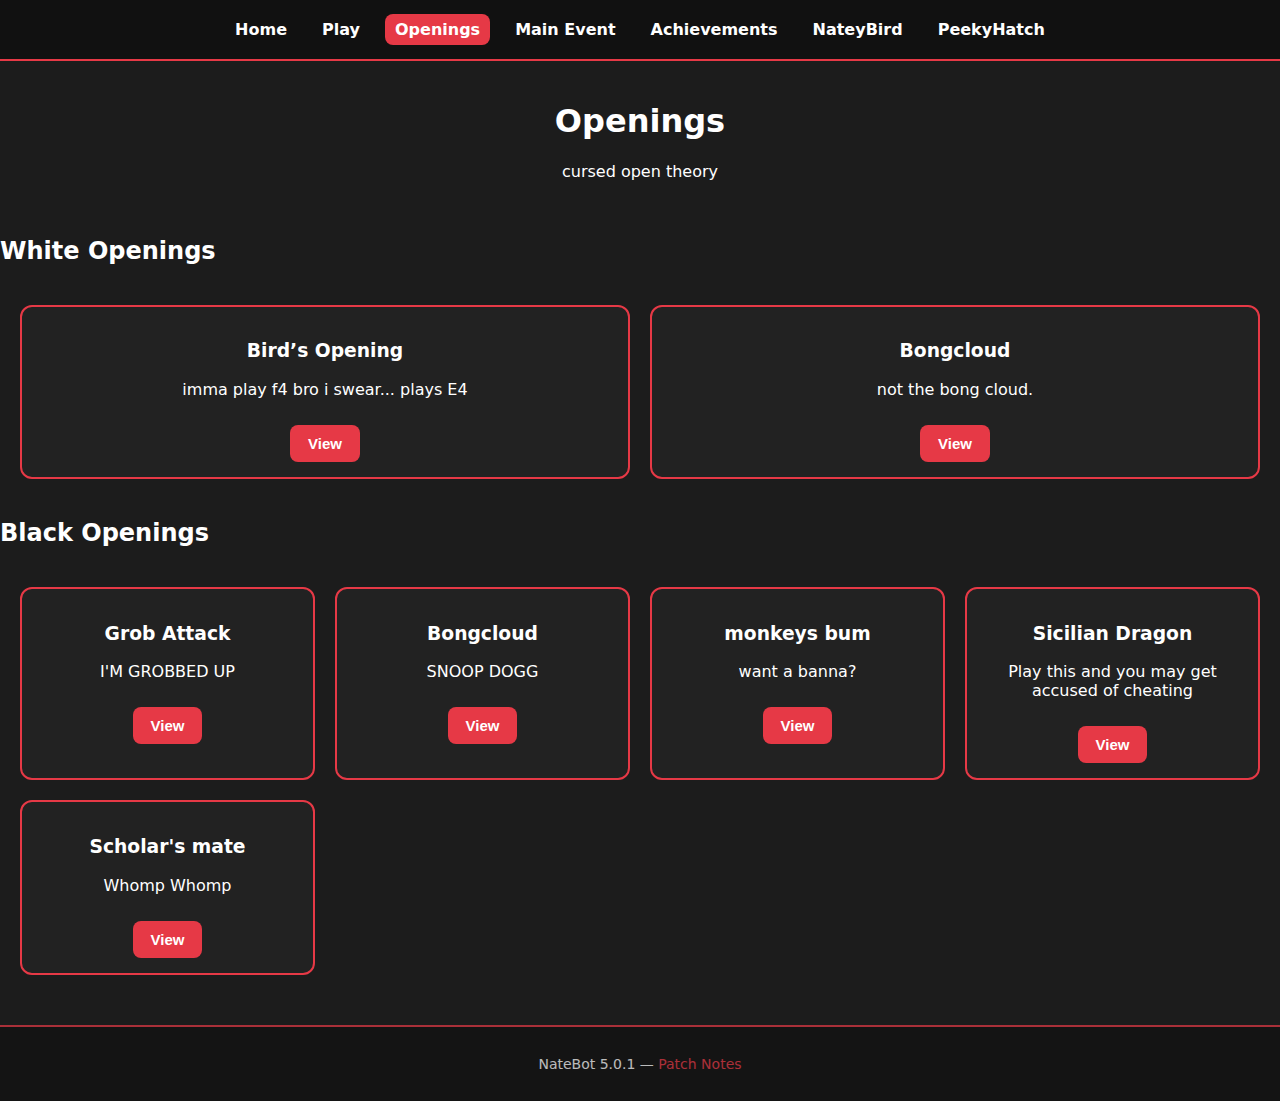
<file: openings.html>
<!DOCTYPE html>
<html lang="en">
<head>
  <meta charset="UTF-8">
  <meta name="viewport" content="width=device-width, initial-scale=1.0">
  <title>Openings</title>
  <link rel="stylesheet" href="css/chessboard.css">
  <link rel="stylesheet" href="css/style.css">
  <script src="js/nav.js"></script>
  <script src="js/jquery-3.4.1.min.js"></script>
  <script src="js/chess-0.10.2.min.js"></script>
  <script src="js/chessboard.js"></script>
  <script src="js/openings.js" defer></script>
</head>
<body>
  <nav class="navbar">
    <ul>
      <li><a href="index.html">Home</a></li>
      <li><a href="game.html">Play</a></li>
      <li><a href="openings.html" class="active">Openings</a></li>
      <li><a href="mainevent.html">Main Event</a></li>
      <li><a href="achievements.html">Achievements</a></li>
      <li><a href="nateybird.html">NateyBird</a></li>
      <li><a href="peekyhatch.html">PeekyHatch</a></li>
    </ul>
  </nav>

  <header class="site-header">
    <h1>Openings</h1>
    <p>cursed open theory</p>
  </header>

  <main>
    <section>
      <h2>White Openings</h2>
      <div id="whiteOpenings" class="openings-grid"></div>
    </section>

    <section>
      <h2>Black Openings</h2>
      <div id="blackOpenings" class="openings-grid"></div>
    </section>
  </main>
  
  </div>
  <footer class="site-footer">
  <p>NateBot 5.0.1 &mdash; <a href="patchnotes.html">Patch Notes</a></p>
</footer>
</body>
</html>
</file>
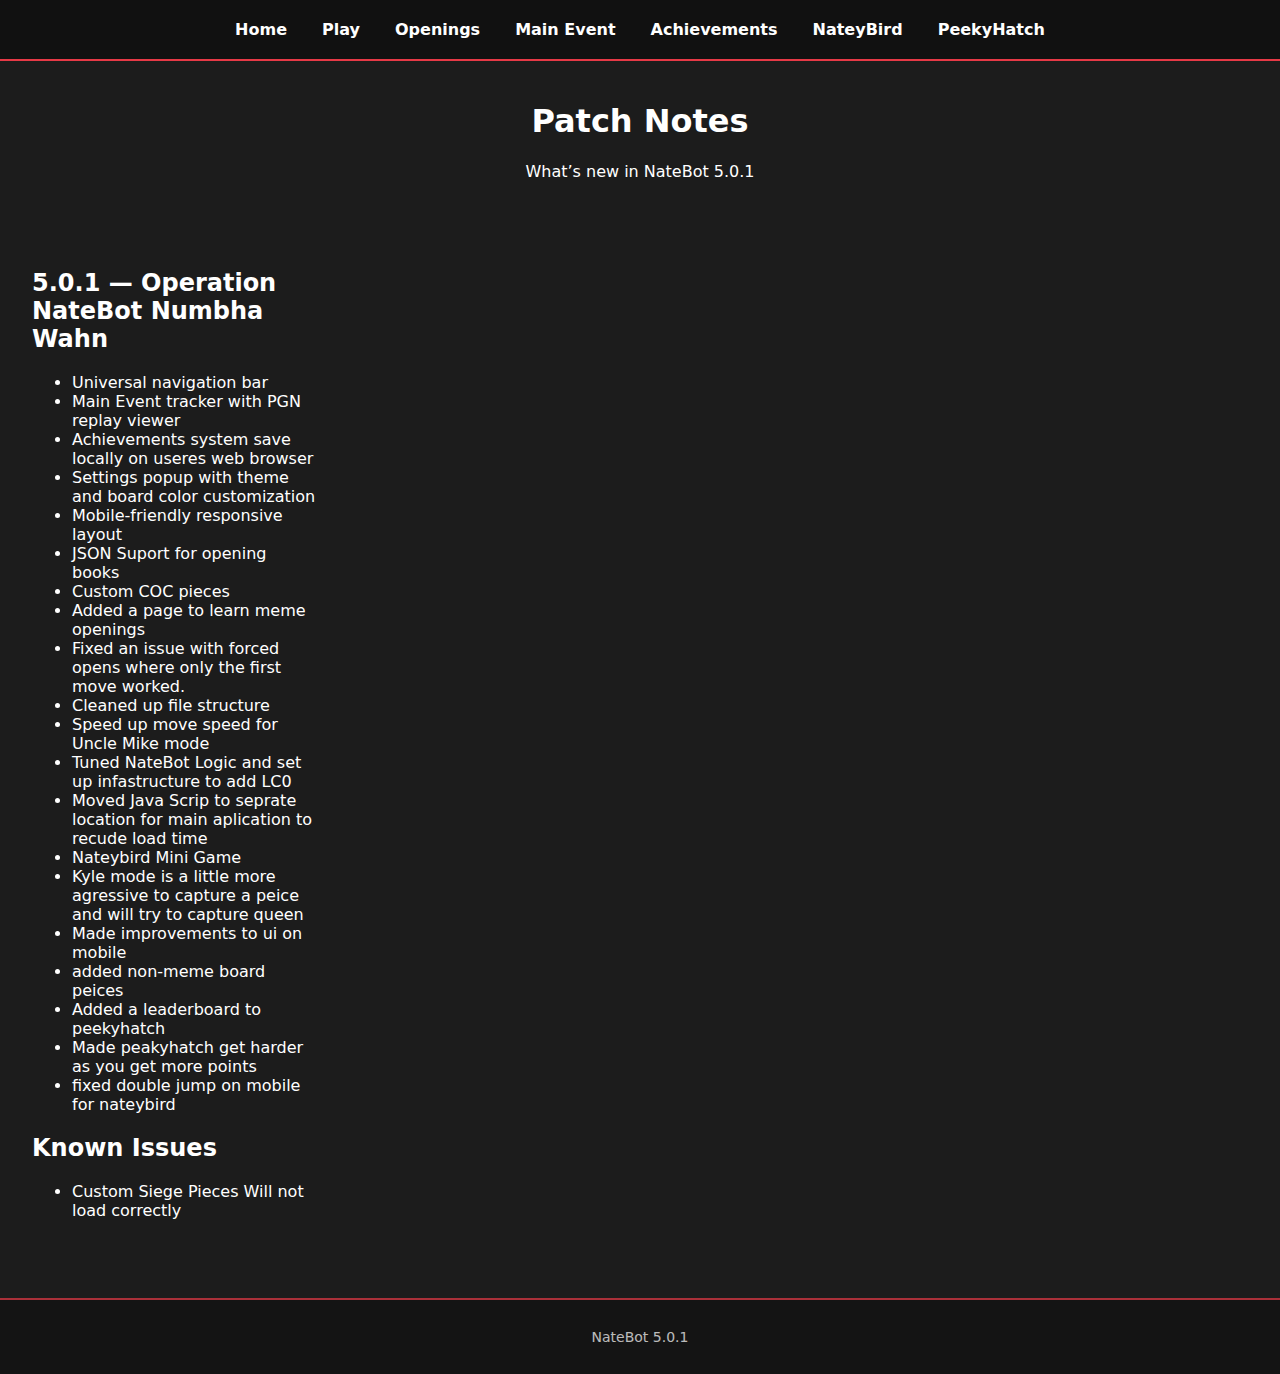
<file: patchnotes.html>
<!DOCTYPE html>
<html lang="en">
<head>
  <meta charset="UTF-8" />
  <meta name="viewport" content="width=device-width, initial-scale=1.0" />
  <title>NateBot 5.0.1 | Patch Notes</title>

  <link rel="stylesheet" href="css/style.css" />
  <script src="js/nav.js"></script>
</head>
<body>


  <nav class="navbar">
    <button class="nav-toggle" aria-label="Toggle menu">☰</button>
    <ul>
      <li><a href="index.html">Home</a></li>
      <li><a href="game.html">Play</a></li>
      <li><a href="openings.html">Openings</a></li>
      <li><a href="mainevent.html">Main Event</a></li>
      <li><a href="achievements.html">Achievements</a></li>
      <li><a href="nateybird.html">NateyBird</a></li>
      <li><a href="peekyhatch.html">PeekyHatch</a></li>
    </ul>
  </nav>

  <header class="site-header">
    <h1>Patch Notes</h1>
    <p>What’s new in NateBot 5.0.1</p>
  </header>

  <main class="home-container">
    <div>
      <h2>5.0.1 — Operation NateBot Numbha Wahn</h2>
      <ul>
        <li>Universal navigation bar</li>
        <li>Main Event tracker with PGN replay viewer</li>
        <li>Achievements system save locally on useres web browser</li>
        <li>Settings popup with theme and board color customization</li>
        <li>Mobile-friendly responsive layout</li>
        <li>JSON Suport for opening books</li>
        <li>Custom COC pieces</li>
        <li>Added a page to learn meme openings</li>
        <li>Fixed an issue with forced opens where only the first move worked.</li>
        <li>Cleaned up file structure</li>
        <li>Speed up move speed for Uncle Mike mode</li>
        <li>Tuned NateBot Logic and set up infastructure to add LC0</li>
        <li>Moved Java Scrip to seprate location for main aplication to recude load time</li>
        <li>Nateybird Mini Game</li>
        <li>Kyle mode is a little more agressive to capture a peice and will try to capture queen</li>
        <li>Made improvements to ui on mobile</li>
        <li>added non-meme board peices</li>
        <li>Added a leaderboard to peekyhatch</li>
        <li>Made peakyhatch get harder as you get more points</li>
        <li>fixed double jump on mobile for nateybird</li>
      </ul>
      <h2>Known Issues</h2>
      <ul>
        <li>Custom Siege Pieces Will not load correctly</li>
      </ul>
    </div>
  </main>

  <footer class="site-footer">
    <p>NateBot 5.0.1</p>
  </footer>

</body>
</html>
</file>
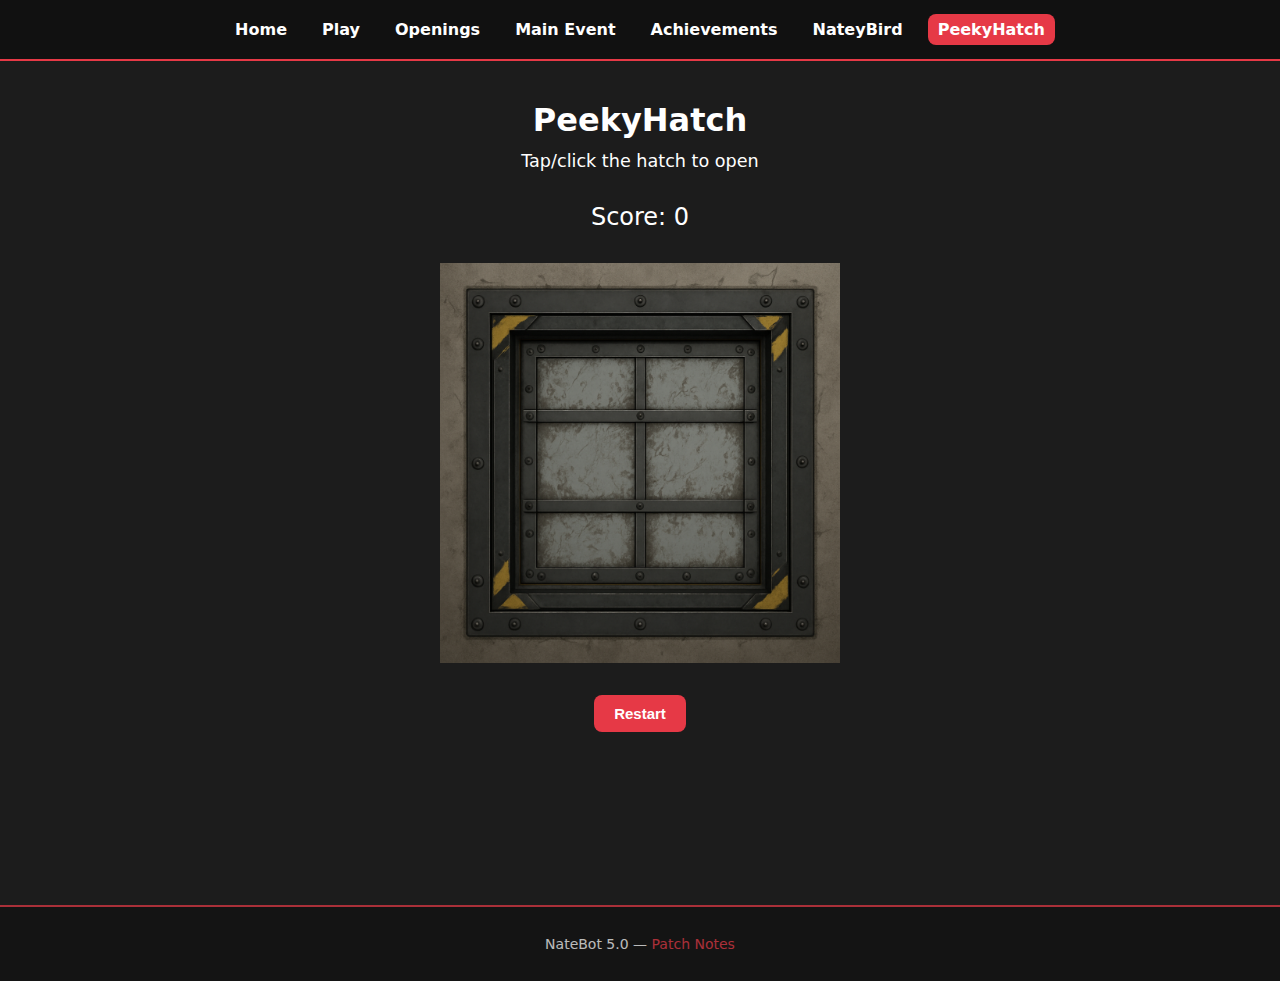
<file: peekyhatch.html>
<!DOCTYPE html>
<html lang="en">
<head>
  <meta charset="UTF-8" />
  <meta name="viewport" content="width=device-width, initial-scale=1.0"/>
  <title>PeekyHatch | NateBot 5.0</title>
  <link rel="stylesheet" href="css/style.css">
  <script src="js/nav.js"></script>
  <style>
    body {
      background: var(--ui-bg);
      color: var(--ui-text);
      margin: 0;
    }

    .peekyhatch-container {
      display: flex;
      flex-direction: column;
      align-items: center;
      text-align: center;
      padding: 2rem 1rem;
      min-height: calc(100vh - 150px); 
    }

    .peekyhatch-container h1 {
      margin: 0.5rem 0;
    }

    .peekyhatch-container h2 {
      margin: 0.25rem 0 1rem;
      font-size: 1.1rem;
      font-weight: normal;
    }

    #score {
      margin: 1rem 0;
      font-size: 1.5rem;
    }

    #game-area {
      position: relative;
      width: 400px;
      height: 400px;
      overflow: hidden;
      margin: 1rem auto;
    }

    #background {
      position: absolute;
      inset: 0;
      width: 100%;
      height: 100%;
      z-index: 1;
      object-fit: cover;
    }

    #head {
      position: absolute;
      width: 100px;
      height: 100px;
      display: none;
      cursor: pointer;
      z-index: 2;
      transition: all 0.3s ease-out;
      pointer-events: auto;
    }

    #hatch {
      position: absolute;
      inset: 0;
      width: 100%;
      height: 100%;
      cursor: pointer;
      user-select: none;
      z-index: 3; /* top layer */
    }

    #restartBtn {
      margin-top: 1rem;
      padding: 10px 20px;
      background: var(--ui-accent);
      color: var(--ui-text);
      border: none;
      border-radius: var(--radius);
      cursor: pointer;
    }

    @media (max-width: 560px) {
      #game-area { width: 300px; height: 300px; }
      #head { width: 80px; height: 80px; }
    }
  </style>
</head>
<body>
  <nav class="navbar">
    <ul>
      <li><a href="index.html">Home</a></li>
      <li><a href="game.html">Play</a></li>
      <li><a href="openings.html">Openings</a></li>
      <li><a href="mainevent.html">Main Event</a></li>
      <li><a href="achievements.html">Achievements</a></li>
      <li><a href="nateybird.html">NateyBird</a></li>
      <li><a href="peekyhatch.html" class="active">PeekyHatch</a></li>
    </ul>
  </nav>

  <main class="peekyhatch-container">
    <h1>PeekyHatch</h1>
    <h2>Tap/click the hatch to open</h2>
    <div id="score">Score: 0</div>

    <div id="game-area">
      <img id="background" src="images/background.png" alt="Background">
      <img id="head" src="images/head.png" alt="Head">
      <img id="hatch" src="images/hatch_closed.png" alt="Hatch">
    </div>

    <button id="restartBtn">Restart</button>
  </main>

  <footer class="site-footer">
    <p>NateBot 5.0 &mdash; <a href="patchnotes.html">Patch Notes</a></p>
  </footer>

  <script src="js/peekyhatch.js"></script>
</body>
</html>
</file>
<file: css/chessboard.css>
/*! chessboard.js v@VERSION | (c) 2019 Chris Oakman | MIT License chessboardjs.com/license */

.clearfix-7da63 {
  clear: both;
}

.board-b72b1 {
  border: 2px solid #404040;
  box-sizing: content-box;
}

.square-55d63 {
  float: left;
  position: relative;

  /* disable any native browser highlighting */
  -webkit-touch-callout: none;
    -webkit-user-select: none;
     -khtml-user-select: none;
       -moz-user-select: none;
        -ms-user-select: none;
            user-select: none;
}

.white-1e1d7 {
  background-color: #f0d9b5;
  color: #b58863;
}

.black-3c85d {
  background-color: #b58863;
  color: #f0d9b5;
}

.highlight1-32417, .highlight2-9c5d2 {
  box-shadow: inset 0 0 3px 3px yellow;
}

.notation-322f9 {
  cursor: default;
  font-family: "Helvetica Neue", Helvetica, Arial, sans-serif;
  font-size: 14px;
  position: absolute;
}

.alpha-d2270 {
  bottom: 1px;
  right: 3px;
}

.numeric-fc462 {
  top: 2px;
  left: 2px;
}
</file>
<file: css/style.css>
:root {
  --board-light: #f0d9b5;
  --board-dark: #b58863;
  --ui-bg: #1c1c1c;
  --ui-text: #ffffff;
  --ui-accent: #e63946;
  --ui-muted: #444;
  --radius: 8px;
}


body {
  margin: 0;
  font-family: system-ui, sans-serif;
  background: var(--ui-bg);
  color: var(--ui-text);
  font-size: 16px;
}

.site-header {
  text-align: center;
  padding: 20px;
}


.navbar {
  background: #111;
  border-bottom: 2px solid var(--ui-accent);
  padding: 10px 0;
  position: relative;
  z-index: 9999;
}
.navbar ul {
  list-style: none;
  margin: 0;
  padding: 0;
  display: flex;
  justify-content: center;
  gap: 20px;
}
.navbar li { display: inline; }
.navbar a {
  color: var(--ui-text);
  text-decoration: none;
  font-weight: 600;
  padding: 6px 10px;
  border-radius: var(--radius);
  transition: background 0.2s;
  position: relative;
  z-index: 9999;
}
.navbar a:hover,
.navbar a.active {
  background: var(--ui-accent);
  color: #fff;
}


#menu {
  display: flex;
  flex-direction: column;
  align-items: center;
  justify-content: center;

  min-height: calc(100vh - 120px); 
  margin: 0 auto;
  text-align: center;
}


#menu h2 {
  margin-bottom: 6px;
}


#menu select {
  background: #222;
  border: 2px solid var(--ui-accent);
  color: var(--ui-text);
  padding: 8px 12px;
  border-radius: var(--radius);
  font-size: 15px;
  cursor: pointer;
  transition: border 0.2s, background 0.2s;
}
#menu select:hover { background: #333; }
#menu select:focus {
  outline: none;
  border-color: #ff4757;
}


button,
#menu button,
.controls button,
.replay-controls button,
.settings-actions button,
.card .btn {
  background: var(--ui-accent);
  color: #fff;
  border: none;
  border-radius: var(--radius);
  padding: 10px 18px;
  font-size: 15px;
  font-weight: 600;
  cursor: pointer;
  transition: background 0.2s, transform 0.1s;
}
button:hover {
  background: #ff4757;
  transform: translateY(-1px);
}
button:disabled {
  opacity: 0.6;
  cursor: not-allowed;
}


.radio-group {
  display: flex;
  gap: 10px;
  justify-content: center;
}
.radio-pill { position: relative; }
.radio-pill input[type="radio"] { display: none; }
.radio-pill label {
  display: inline-block;
  background: #222;
  border: 2px solid var(--ui-muted);
  border-radius: var(--radius);
  padding: 8px 14px;
  font-size: 14px;
  font-weight: 600;
  color: var(--ui-text);
  cursor: pointer;
  transition: background 0.2s, border 0.2s;
}
.radio-pill input[type="radio"]:checked + label {
  background: var(--ui-accent);
  border-color: var(--ui-accent);
  color: #fff;
}
.radio-pill label:hover { background: #333; }


.home-container {
  display: grid;
  grid-template-columns: repeat(4, minmax(0, 1fr));
  gap: 1.5rem;
  padding: 2rem;
  max-width: 1400px;
  margin: 0 auto;
  align-items: stretch; 
}


.card {
  background: #222;
  border: 2px solid var(--ui-accent);
  border-radius: 12px;
  padding: 20px;
  text-align: center;
    flex: 1 1 calc(33.333% - 1.5rem); 
  max-width: 300px;   
}
.home-container .card {
  display: flex;              
  flex-direction: column;    
  justify-content: space-between; 
  background: #222;
  border: 2px solid var(--ui-accent);
  border-radius: 12px;
  padding: 20px;
  text-align: center;
}
@media (max-width: 600px) {
  .home-container .card {
    flex: 1 1 100%;
  }
}
.card h2 { margin-top: 0; }
.card .btn { margin-top: 10px; }


.play-container {
  display: flex;
  flex-direction: column;
  align-items: center;
  gap: 12px;
  padding: 10px;
}
#board {
  width: 100%;
  max-width: 360px;
  aspect-ratio: 1 / 1;
  margin: 12px auto;
}
@media (max-width: 600px) {
  #board { max-width: 90vw; }
}
.highlight { background: rgba(0, 255, 0, 0.4) !important; }
.captured {
  min-height: 40px;
  display: flex;
  justify-content: center;
  gap: 4px;
  flex-wrap: wrap;
}
.cap {
  width: 28px;
  height: 28px;
  object-fit: contain;
}
.controls {
  display: flex;
  flex-wrap: wrap;
  justify-content: center;
  gap: 8px;
  margin-top: 10px;
}
.movelist {
  max-height: 200px;
  overflow-y: auto;
  background: #222;
  border: 1px solid var(--ui-accent);
  padding: 10px;
  width: 280px;
  border-radius: var(--radius);
  font-size: 14px;
  margin-top: 10px;
}
#status {
  font-size: 16px;
  font-weight: bold;
  margin-top: 10px;
  text-align: center;
  color: var(--ui-accent);
}


.openings-grid {
  display: grid;
  grid-template-columns: repeat(auto-fit, minmax(260px, 1fr));
  gap: 20px;
  padding: 20px;
}
.opening-card {
  background: #222;
  border: 2px solid var(--ui-accent);
  border-radius: 12px;
  padding: 15px;
  text-align: center;
}
.opening-card h2 { margin-top: 0; }
.opening-card button { margin-top: 10px; }
.opening-board {
  margin: 10px auto;
  width: 250px;
  max-width: 80vw;
}


.achievements-grid {
  display: grid;
  grid-template-columns: repeat(auto-fit, minmax(180px, 1fr));
  gap: 20px;
  padding: 20px;
}
.achievement-card {
  background: #222;
  border: 2px solid var(--ui-accent);
  border-radius: 12px;
  padding: 15px;
  text-align: center;
}


.standings-table {
  width: 80%;
  margin: 20px auto;
  border-collapse: collapse;
  background: #222;
  border: 2px solid var(--ui-accent);
}
.standings-table th, .standings-table td {
  border: 1px solid var(--ui-accent);
  padding: 8px;
  text-align: center;
}
.game-list {
  list-style: none;
  padding: 0;
  margin: 20px auto;
  width: 80%;
}
.game-list li {
  background: #222;
  border: 1px solid var(--ui-accent);
  padding: 10px;
  margin-bottom: 8px;
  border-radius: 8px;
  cursor: pointer;
}


.replay-modal {
  display: none;
  position: fixed;
  inset: 0;
  background: rgba(0,0,0,0.8);
  justify-content: center;
  align-items: center;
  z-index: 2000;
}
.replay-content {
  background: #222;
  padding: 20px;
  border-radius: 12px;
  text-align: center;
}
.replay-board {
  width: 350px;
  height: 350px;
  max-width: 90vw;
  margin: 15px auto;
}
.replay-controls {
  display: flex;
  justify-content: center;
  gap: 10px;
}


.settings-icon {
  position: fixed;
  top: 10px;
  right: 10px;
  font-size: 20px;
  background: var(--ui-accent);
  border: none;
  border-radius: 50%;
  width: 40px;
  height: 40px;
  color: #fff;
  cursor: pointer;
}
.settings-modal {
  display: none;
  position: fixed;
  inset: 0;
  background: rgba(0,0,0,0.6);
  justify-content: center;
  align-items: center;
  z-index: 1000;
}
.settings-content {
  background: var(--ui-bg);
  color: var(--ui-text);
  padding: 20px;
  border-radius: 12px;
  width: 300px;
  max-width: 90vw;
}
.settings-actions {
  margin-top: 10px;
  display: flex;
  justify-content: space-between;
}
.board-preview {
  display: grid;
  grid-template-columns: repeat(4, 30px);
  grid-template-rows: repeat(2, 30px);
  margin: 10px 0;
  border: 2px solid var(--ui-accent);
}
.square { width: 30px; height: 30px; }
.square.light { background: var(--board-light); }
.square.dark { background: var(--board-dark); }


.site-footer {
  text-align: center;
  padding: 15px;
  font-size: 14px;
  opacity: 0.7;
  background: #111;
  border-top: 2px solid var(--ui-accent);
  margin-top: 30px;
}
.site-footer a {
  color: var(--ui-accent);
  text-decoration: none;
}
.site-footer a:hover { text-decoration: underline; }


@media (max-width: 600px) {
  body { font-size: 14px; }
  .site-header h1 { font-size: 22px; }
  .site-header p { font-size: 14px; }
  .home-container { grid-template-columns: 1fr; }
  .card { margin: 0 auto; width: 90vw; }
  .openings-grid { grid-template-columns: 1fr; gap: 12px; }
  .opening-card { width: 90vw; margin: 0 auto; }
  .standings-table { font-size: 12px; width: 95vw; overflow-x: auto; display: block; }
  .game-list { width: 95vw; margin: 10px auto; font-size: 13px; }
  .achievements-grid { grid-template-columns: 1fr 1fr; gap: 10px; }
  .achievement-card { font-size: 12px; padding: 10px; }
  #board { max-width: 90vw; }
  #capturedAI, #capturedPlayer {
    width: 90vw;
    justify-content: center;
    font-size: 20px;
    flex-wrap: wrap;
  }
  .movelist { width: 90vw; max-width: none; font-size: 12px; margin-top: 10px; }
  .controls, .settings-actions { flex-wrap: wrap; gap: 6px; justify-content: center; }
  .settings-content {
    width: 100vw; height: 100vh;
    border-radius: 0; padding: 20px; overflow-y: auto;
  }
  .settings-icon { width: 50px; height: 50px; font-size: 26px; }
  .replay-board { width: 90vw; height: 90vw; }
}
.setup-screen {
  display: flex;
  flex-direction: column;
  align-items: center;
  justify-content: center;

  min-height: 100vh;       
  padding-top: 60px;       
  box-sizing: border-box;
  text-align: center;
}
.white-1e1d7 { background: var(--board-light) !important; }
.black-3c85d { background: var(--board-dark)  !important; }

.settings-icon {
  position: fixed;
  top: 10px;
  right: 10px;
  width: 48px;
  height: 48px;
  background: var(--ui-accent);
  border: none;
  border-radius: 50%;
  cursor: pointer;

  display: flex;            
  align-items: center;
  justify-content: center;

  color: #fff;
  font-size: 22px;        
  line-height: 1;
  padding: 0;
}
#board .square-55d63 { position: relative; }




#board .square-55d63.highlight-to::after {
  border-color: #22c55e;
  box-shadow:
    0 0 10px rgba(34,197,94,.85),
    inset 0 0 6px rgba(34,197,94,.85);
}
#board .square-55d63.highlight {
  background: rgba(0, 128, 0, 0.6) !important;  
}
#board .square-55d63.highlight-to {
  background: rgba(0, 180, 0, 0.8) !important;  
}
#pieceSetSelect {
  padding: 6px 10px;
  border: 2px solid var(--ui-accent);
  border-radius: 6px;
  background: #222;
  color: var(--ui-text);
  font-weight: 600;
  cursor: pointer;
}
#pieceSetSelect:focus {
  outline: none;
  border-color: #fff;
}

body.mainevent main section {
  display: flex;
  flex-direction: column;
  align-items: center;
  margin: 2rem auto;
  text-align: center;
}


.standings-table {
  border-collapse: collapse;
  margin: 1rem auto;
  min-width: 60%;
  text-align: center;
  background: var(--ui-bg, #1c1c1c);
  color: var(--ui-text, #fff);
  border: 2px solid var(--ui-accent, #e63946);
  border-radius: 8px;
  overflow: hidden;
}

.standings-table th,
.standings-table td {
  padding: 0.75rem 1.25rem;
  border-bottom: 1px solid var(--ui-accent, #e63946);
}

.standings-table th {
  background: var(--ui-accent, #e63946);
  color: #fff;
}


.standings-table tr:last-child td {
  border-bottom: none;
}


.game-list {
  list-style: none;
  padding: 0;
  margin: 1rem auto;
  text-align: center;
}

.game-list li {
  padding: 0.5rem 1rem;
  margin: 0.5rem 0;
  border: 1px solid var(--ui-accent, #e63946);
  border-radius: 6px;
  cursor: pointer;
  transition: background 0.2s;
}

.game-list li:hover {
  background: var(--ui-accent, #e63946);
  color: #fff;
}





@media (max-width: 600px) {
 
  .navbar ul {
    flex-direction: column;
    gap: 10px;
  }
  .navbar a {
    display: block;
    width: 90%;
    margin: 0 auto;
    text-align: center;
    font-size: 14px;
    padding: 10px;
  }


  .home-container,
  .openings-grid,
  .achievements-grid {
    grid-template-columns: 1fr;
    gap: 12px;
    padding: 12px;
  }

  .card,
  .opening-card,
  .achievement-card {
    width: 90vw;
    margin: 0 auto;
    box-sizing: border-box;
  }


  .standings-table {
    display: block;
    overflow-x: auto;
    width: 95vw;
    font-size: 13px;
  }

  .game-list {
    width: 95vw;
    margin: 0 auto;
    font-size: 13px;
  }
}


.achievement-popup {
  position: fixed;
  bottom: 20px;
  right: 20px;
  background: #222;
  color: #fff;
  padding: 12px 18px;
  border-radius: 8px;
  font-weight: bold;
  box-shadow: 0 4px 10px rgba(0,0,0,0.4);
  z-index: 9999;
  animation: slideIn 0.3s ease-out;
}

.achievement-popup.fade-out {
  opacity: 0;
  transition: opacity 1s;
}

@keyframes slideIn {
  from { transform: translateX(150%); }
  to { transform: translateX(0); }
}

.achievements-header {
  text-align: center;
  margin: 20px auto;
}

.progress-counter {
  font-weight: bold;
  font-size: 1.1em;
  margin: 8px 0;
}

.progress-bar {
  width: 80%;
  max-width: 600px;
  height: 20px;
  background: #444;
  border-radius: 10px;
  margin: 10px auto;
  overflow: hidden;
}

.progress-fill {
  height: 100%;
  width: 0;
  background: linear-gradient(90deg, #4caf50, #81c784);
  transition: width 0.5s ease-in-out;
}
   
    .nav-toggle {
      display: none;
      font-size: 24px;
      background: none;
      border: none;
      color: var(--ui-text);
      cursor: pointer;
    }

   
    @media (max-width: 768px) {
      .navbar {
        position: relative;
      }
      .navbar ul {
        display: none; 
        flex-direction: column;
        gap: 10px;
        background: #111;
        padding: 10px;
        position: absolute;
        top: 50px;
        right: 20px;
        border-radius: 8px;
      }
      .navbar ul.show {
        display: flex; 
      }
      .nav-toggle {
        display: block;
        position: absolute;
        top: 10px;
        right: 20px;
      }
    }
   
.navbar { background:#111; border-bottom:2px solid var(--ui-accent); position:relative; }
.navbar ul { list-style:none; margin:0; padding:10px 20px; display:flex; gap:15px; justify-content:center; }
.navbar a { color:var(--ui-text); text-decoration:none; }
.nav-toggle { display:none; font-size:26px; background:none; border:none; color:var(--ui-text); cursor:pointer; }


@media (max-width: 768px) {
  .nav-toggle { display:block; position:absolute; top:10px; right:20px; z-index:2; }
  .navbar ul {
    flex-direction:column;
    background:#111;
    border-radius:8px;
    position:absolute;
    top:50px;
    right:20px;
    overflow:hidden;
    max-height:0;
    padding:0 10px;           
    transition:max-height 0.25s ease;
  }
  .navbar ul.show { max-height:500px; } 
}

#game-area {
  position: relative;
  width: 400px;   
  height: 400px;
  margin: 0 auto;
  overflow: hidden; 
}

#background {
  position: absolute;
  width: 100%;
  height: 100%;
  top: 0;
  left: 0;
  z-index: 1;
  object-fit: cover;
}

#head {
  position: absolute;
  width: 100px;
  height: 100px;
  display: none;
  cursor: pointer;
  z-index: 2;
  transition: bottom 0.3s ease-in-out; 
}

#hatch {
  position: absolute;
  width: 100%;
  height: 100%;
  top: 0;
  left: 0;
  z-index: 3;
  cursor: pointer;
  user-select: none;
}
#game-area, #head, #hatch, #restartBtn {
  touch-action: manipulation;
}
.modal {
  display: none; /* hidden by default */
  position: fixed;
  inset: 0;
  background: rgba(0, 0, 0, 0.75);
  z-index: 9999;
  justify-content: center;
  align-items: center;
}

.modal-content {
  background: var(--ui-bg);
  color: var(--ui-text);
  border: 2px solid var(--ui-accent);
  border-radius: var(--radius);
  padding: 20px;
  width: 280px;
  text-align: center;
  box-shadow: 0 0 20px rgba(0,0,0,0.6);
}

.modal-content h2 {
  margin-top: 0;
  font-size: 1.3rem;
}

.modal-content input {
  width: 80px;
  font-size: 1.2rem;
  text-transform: uppercase;
  text-align: center;
  margin: 10px 0;
  padding: 5px;
  border: 2px solid var(--ui-accent);
  border-radius: var(--radius);
  background: var(--ui-bg);
  color: var(--ui-text);
}

.modal-actions {
  margin-top: 10px;
}

.modal-actions button {
  padding: 8px 16px;
  background: var(--ui-accent);
  border: none;
  border-radius: var(--radius);
  color: var(--ui-text);
  cursor: pointer;
}
</file>
